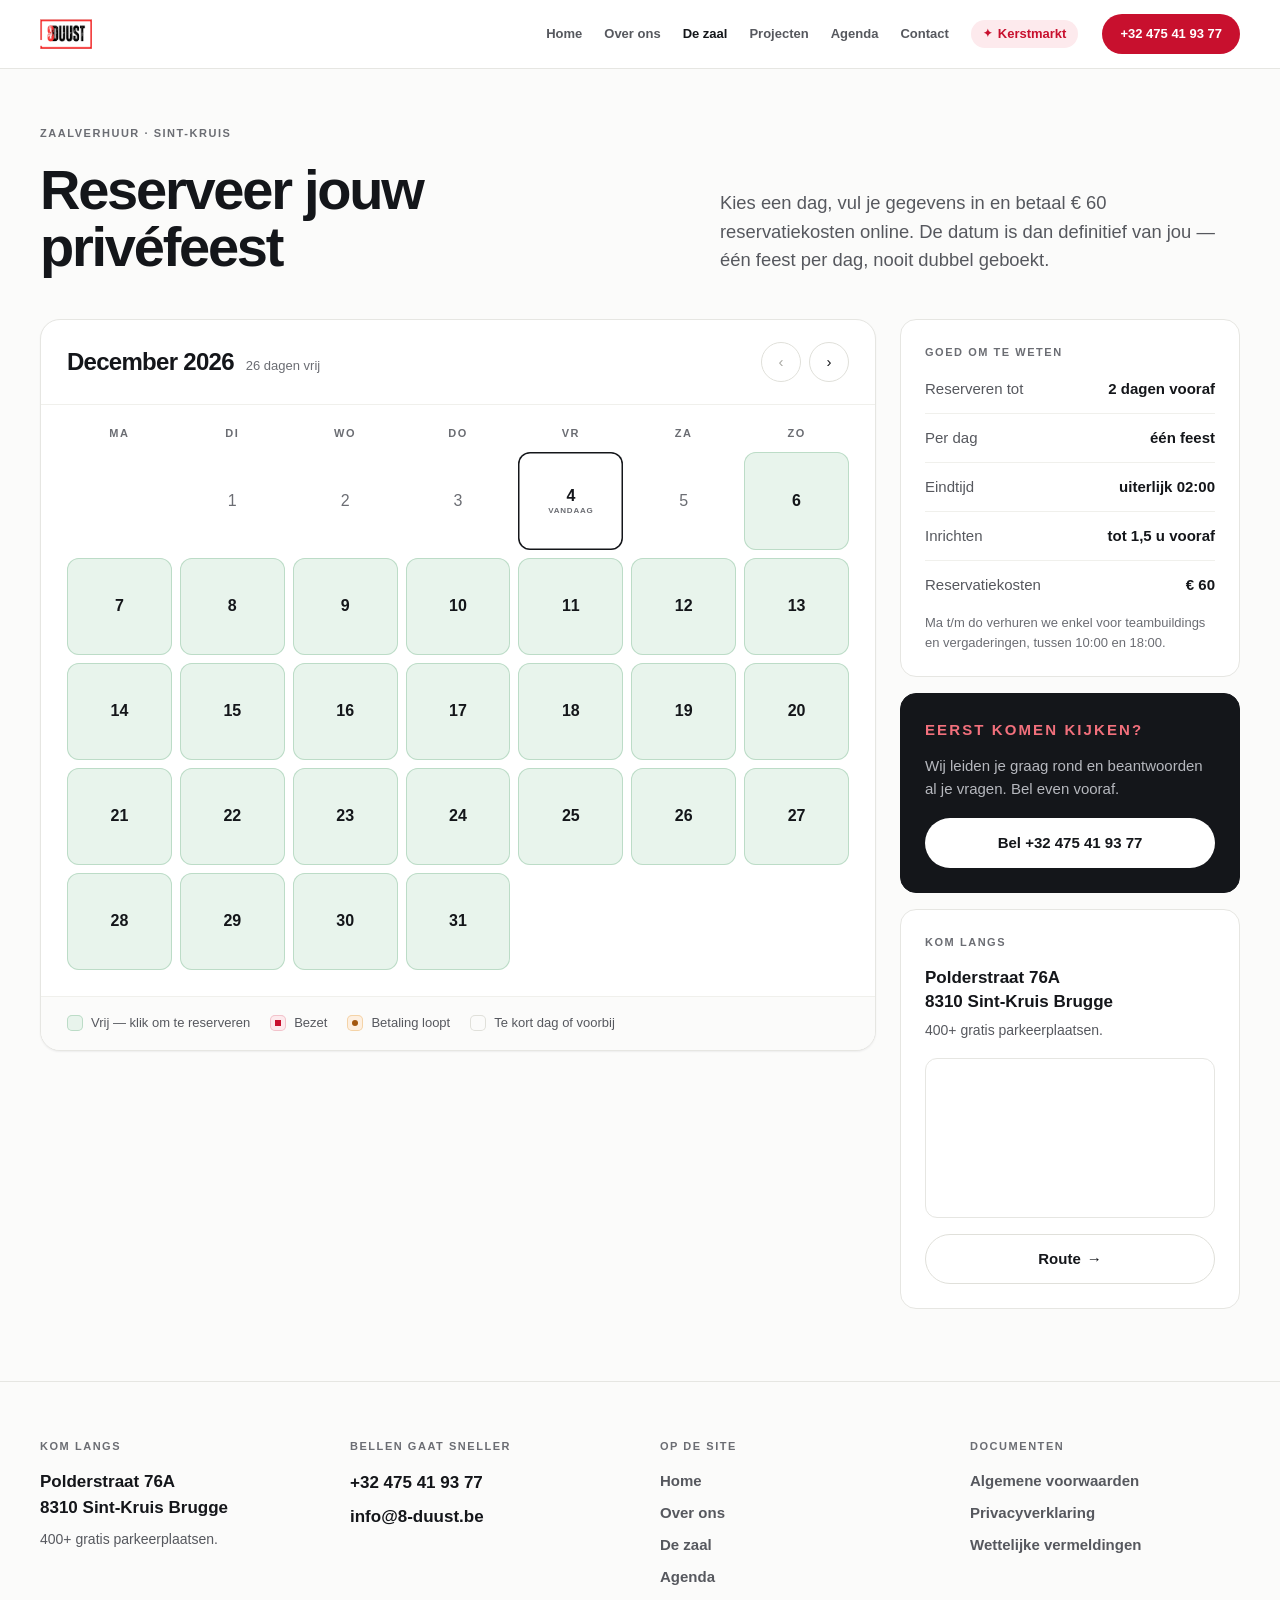
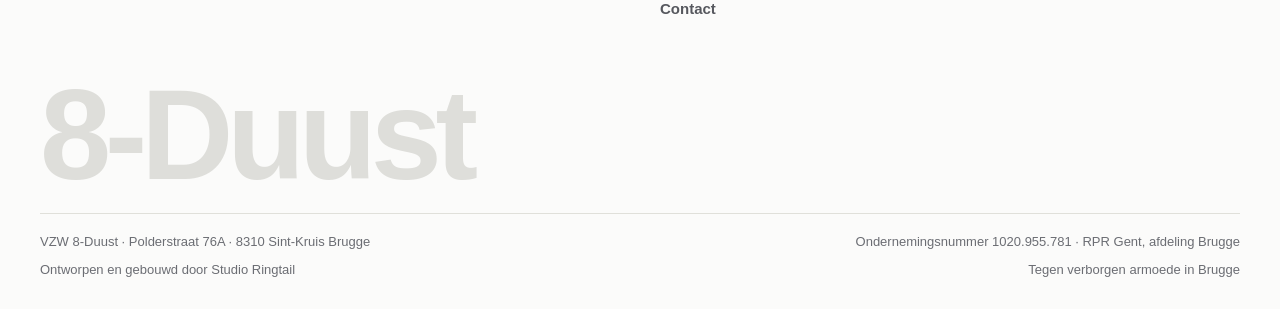
<file: index.html>
<!DOCTYPE html>
<html lang="nl">
<head>
  <meta charset="UTF-8">
  <meta name="viewport" content="width=device-width, initial-scale=1.0">
  <!-- Content-Security-Policy: alleen eigen scripts (plus Cloudflare
       Turnstile), en verbindingen enkel naar ons Supabase-project. De
       Supabase-URL staat hier bewust vast: pas deze regel mee aan als het
       project ooit verhuist (zie ook supabase-config.js). -->
  <meta http-equiv="Content-Security-Policy" content="default-src 'self';
    script-src 'self' https://challenges.cloudflare.com;
    frame-src https://challenges.cloudflare.com https://www.google.com/maps;
    style-src 'self' https://fonts.googleapis.com;
    font-src https://fonts.gstatic.com;
    img-src 'self';
    connect-src 'self' https://mbvvqdvsspersyjzuyqi.supabase.co wss://mbvvqdvsspersyjzuyqi.supabase.co https://challenges.cloudflare.com;
    object-src 'none'; base-uri 'self'; form-action 'self'">
  <title>Reserveer jouw privéfeest – 8-Duust</title>
  <link rel="icon" type="image/webp" href="assets/duust-logo.webp">
  <link rel="preconnect" href="https://fonts.googleapis.com">
  <link rel="preconnect" href="https://fonts.gstatic.com" crossorigin>
  <link href="https://fonts.googleapis.com/css2?family=Schibsted+Grotesk:wght@400;500;600;700;800;900&display=swap" rel="stylesheet">
  <link rel="stylesheet" href="style.css">
</head>
<body>
  <!-- Kop zoals op 8-duust.be -->
  <header class="site-kop">
    <div class="site-kop-inhoud">
      <a class="site-logo" href="https://www.8-duust.be">
        <img src="assets/8duust-logo.webp" alt="8-Duust">
      </a>
      <nav class="site-nav" aria-label="Hoofdnavigatie">
        <a href="https://www.8-duust.be">Home</a>
        <a href="https://www.8-duust.be/over-ons">Over ons</a>
        <a href="https://www.8-duust.be/de-zaal" class="actief">De zaal</a>
        <a href="https://www.8-duust.be/projecten">Projecten</a>
        <a href="https://www.8-duust.be/agenda">Agenda</a>
        <a href="https://www.8-duust.be/contact">Contact</a>
        <a href="https://www.8-duust.be/kerstmarkt-sijsele" class="nav-pil"><span aria-hidden="true">✦</span>Kerstmarkt</a>
      </nav>
      <a class="knop-bel" href="tel:+32475419377">+32 475 41 93 77</a>
    </div>
  </header>

  <div class="pagina">
    <div id="modus-banner" class="banner verborgen"></div>
    <div id="fout-banner" class="banner banner-fout verborgen"></div>

    <div class="titelblok">
      <div>
        <p class="label-klein">Zaalverhuur · Sint-Kruis</p>
        <h1>Reserveer jouw privéfeest</h1>
      </div>
      <p class="intro">
        Kies een dag, vul je gegevens in en betaal € 60 reservatiekosten
        online. De datum is dan definitief van jou — één feest per dag,
        nooit dubbel geboekt.
      </p>
    </div>

    <main class="indeling">
      <section class="kaart kalender-sectie">
        <div class="kalender-kop">
          <div class="kalender-titel">
            <h2 id="maand-titel"></h2>
            <span id="kalender-vrij" class="kalender-vrij"></span>
          </div>
          <div class="kalender-knoppen">
            <button id="vorige-maand" type="button" aria-label="Vorige maand">‹</button>
            <button id="volgende-maand" type="button" aria-label="Volgende maand">›</button>
          </div>
        </div>

        <div class="kalender-body">
          <div class="weekdagen">
            <div>ma</div><div>di</div><div>wo</div><div>do</div><div>vr</div><div>za</div><div>zo</div>
          </div>
          <div id="kalender" class="kalender"></div>
        </div>

        <div class="kalender-voet">
          <div class="legenda">
            <span><span class="legenda-blok beschikbaar" aria-hidden="true"></span>Vrij — klik om te reserveren</span>
            <span><span class="legenda-blok bezet" aria-hidden="true"><span class="dag-marker"></span></span>Bezet</span>
            <span><span class="legenda-blok in-afwachting" aria-hidden="true"><span class="dag-marker"></span></span>Betaling loopt</span>
            <span><span class="legenda-blok niet-beschikbaar" aria-hidden="true"></span>Te kort dag of voorbij</span>
          </div>
          <p id="live-status" class="live-status"></p>
        </div>
      </section>

      <aside class="zijkolom">
        <section class="kaart info-kaart">
          <p class="label-klein">Goed om te weten</p>
          <div class="info-rijen">
            <div class="info-rij"><span>Reserveren tot</span><span>2 dagen vooraf</span></div>
            <div class="info-rij"><span>Per dag</span><span>één feest</span></div>
            <div class="info-rij"><span>Eindtijd</span><span>uiterlijk 02:00</span></div>
            <div class="info-rij"><span>Inrichten</span><span>tot 1,5 u vooraf</span></div>
            <div class="info-rij"><span>Reservatiekosten</span><span>€ 60</span></div>
          </div>
          <p class="info-voet">
            Ma t/m do verhuren we enkel voor teambuildings en vergaderingen,
            tussen 10:00 en 18:00.
          </p>
        </section>

        <section class="kaart kaart-donker bezoek-kaart">
          <p class="label-klein">Eerst komen kijken?</p>
          <p>Wij leiden je graag rond en beantwoorden al je vragen. Bel even vooraf.</p>
          <a class="knop-wit" href="tel:+32475419377">Bel +32 475 41 93 77</a>
        </section>

        <section class="kaart locatie-kaart">
          <p class="label-klein">Kom langs</p>
          <p class="locatie-adres">Polderstraat 76A<br>8310 Sint-Kruis Brugge</p>
          <p class="locatie-parking">400+ gratis parkeerplaatsen.</p>
          <iframe
            class="locatie-kaartje"
            src="https://www.google.com/maps?q=Polderstraat%2076A%2C%208310%20Sint-Kruis%2C%20Brugge&hl=nl&output=embed"
            title="Kaart: Polderstraat 76A, 8310 Sint-Kruis (Brugge)"
            loading="lazy"
            referrerpolicy="no-referrer-when-downgrade"
            allowfullscreen></iframe>
          <a class="knop-rand" target="_blank" rel="noopener"
             href="https://www.google.com/maps/search/?api=1&query=Polderstraat%2076A%2C%208310%20Sint-Kruis%2C%20Brugge">
            Route <span aria-hidden="true">→</span>
          </a>
        </section>
      </aside>
    </main>
  </div>

  <!-- Voet zoals op 8-duust.be -->
  <footer class="site-voet">
    <div class="site-voet-inhoud">
      <div class="voet-kolommen">
        <div>
          <p class="label-klein">Kom langs</p>
          <p class="voet-adres">Polderstraat 76A<br>8310 Sint-Kruis Brugge</p>
          <p class="voet-parking">400+ gratis parkeerplaatsen.</p>
        </div>
        <div>
          <p class="label-klein">Bellen gaat sneller</p>
          <div class="voet-links voet-contact">
            <a href="tel:+32475419377">+32 475 41 93 77</a>
            <a href="mailto:info@8-duust.be">info@8-duust.be</a>
          </div>
        </div>
        <div>
          <p class="label-klein">Op de site</p>
          <div class="voet-links">
            <a href="https://www.8-duust.be">Home</a>
            <a href="https://www.8-duust.be/over-ons">Over ons</a>
            <a href="https://www.8-duust.be/de-zaal">De zaal</a>
            <a href="https://www.8-duust.be/agenda">Agenda</a>
            <a href="https://www.8-duust.be/contact">Contact</a>
          </div>
        </div>
        <div>
          <p class="label-klein">Documenten</p>
          <div class="voet-links">
            <a href="https://www.8-duust.be/algemene-voorwaarden">Algemene voorwaarden</a>
            <a href="https://www.8-duust.be/privacy">Privacyverklaring</a>
            <a href="https://www.8-duust.be/wettelijke-vermeldingen">Wettelijke vermeldingen</a>
          </div>
        </div>
      </div>

      <div class="voet-woord" aria-hidden="true">8-Duust</div>

      <div class="voet-onder">
        <div class="voet-onder-rij">
          <span>VZW 8-Duust · Polderstraat 76A · 8310 Sint-Kruis Brugge</span>
          <span>Ondernemingsnummer 1020.955.781 · RPR Gent, afdeling Brugge</span>
        </div>
        <div class="voet-onder-rij">
          <a href="https://www.studioringtail.com" target="_blank" rel="noreferrer">Ontworpen en gebouwd door Studio Ringtail</a>
          <span>Tegen verborgen armoede in Brugge</span>
        </div>
      </div>
    </div>
  </footer>

  <!-- Reserveren in drie stappen: wanneer → jouw gegevens → extra's en
       betalen. Alle velden zitten in één formulier; app.js toont per stap
       één blok en controleert de velden van die stap vóór het doorgaan. -->
  <dialog id="reserveer-dialoog">
    <form id="reserveer-formulier" method="dialog" novalidate>
      <div class="dialoog-kop">
        <div>
          <p class="label-klein" id="dialoog-sublabel">Stap 1 van 3 · Wanneer</p>
          <h2 class="dialoog-titel" id="dialoog-datum"></h2>
        </div>
        <button type="button" id="sluit-knop" class="dialoog-sluit" aria-label="Sluiten">✕</button>
      </div>

      <div class="stappen-balk" aria-hidden="true">
        <span class="klaar"></span><span></span><span></span>
      </div>

      <!-- Stap 1 · Wanneer -->
      <div class="stap" id="stap-1" data-stap="1">
        <p id="weekdag-info" class="weekdag-info verborgen">
          Op maandag t/m donderdag verhuren we enkel voor teambuildings en
          vergaderingen, tussen 10:00 en 18:00, zonder muziek (vanaf 15 personen).
        </p>

        <div class="veld-rij">
          <div class="veld">
            <label for="start-tijd">Starttijd</label>
            <select id="start-tijd" name="startTijd" required></select>
          </div>
          <div class="veld">
            <label for="eind-tijd">Eindtijd</label>
            <select id="eind-tijd" name="eindTijd" required></select>
            <small id="eind-tijd-hint">Uiterlijk 02:00 &rsquo;s nachts</small>
          </div>
        </div>

        <div class="veld">
          <span class="veld-label" id="opbouw-label">Hoe vroeg wil je inrichten?</span>
          <div class="keuze-pillen pil-rij" role="radiogroup" aria-labelledby="opbouw-label">
            <label class="pil"><input type="radio" name="opbouwMinuten" value="0"> Niet eerder</label>
            <label class="pil"><input type="radio" name="opbouwMinuten" value="30"> 30 min</label>
            <label class="pil"><input type="radio" name="opbouwMinuten" value="60"> 1 uur</label>
            <label class="pil"><input type="radio" name="opbouwMinuten" value="90" checked> 1,5 uur</label>
          </div>
          <small id="opbouw-hint"></small>
        </div>

        <div class="veld-rij">
          <div class="veld">
            <label id="type-feest-label" for="type-feest">Type feest</label>
            <input type="text" id="type-feest" name="typeFeest" required maxlength="100"
                   placeholder="bv. communie" autocomplete="off">
            <select id="type-feest-weekdag" name="typeFeestWeekdag" required hidden disabled>
              <option value="" disabled selected>Kies een optie</option>
              <option value="teambuilding">Teambuilding</option>
              <option value="vergadering">Vergadering</option>
            </select>
          </div>
          <div class="veld">
            <label for="aantal-personen">Aantal personen</label>
            <input type="number" id="aantal-personen" name="aantalPersonen" min="25" max="500" required
                   placeholder="bv. 50">
            <small id="aantal-personen-hint">Vanaf 25 personen</small>
          </div>
        </div>
      </div>

      <!-- Stap 2 · Jouw gegevens -->
      <div class="stap" id="stap-2" data-stap="2" hidden>
        <div class="veld">
          <label for="naam">Naam en voornaam *</label>
          <input type="text" id="naam" name="naam" required maxlength="100"
                 placeholder="bv. Peeters Jan" autocomplete="name">
        </div>

        <div class="veld-rij">
          <div class="veld">
            <label for="telefoon">Telefoonnummer *</label>
            <input type="tel" id="telefoon" name="telefoon" required maxlength="30"
                   placeholder="bv. 0470 12 34 56" autocomplete="tel">
            <small>We zetten de spaties zelf op de juiste plaats.</small>
          </div>
          <div class="veld">
            <label for="email">E-mailadres *</label>
            <input type="email" id="email" name="email" required maxlength="200"
                   placeholder="bv. jan.peeters@gmail.com" autocomplete="email">
            <small>Hierop komt de bevestiging.</small>
          </div>
        </div>

        <div class="veld">
          <label for="opmerkingen">Opmerkingen <span>(optioneel)</span></label>
          <textarea id="opmerkingen" name="opmerkingen" rows="3" maxlength="1000"
                    placeholder="Iets wat we moeten weten?"></textarea>
        </div>

        <p class="veld-uitleg">
          We gebruiken je gegevens enkel om deze reservering te regelen.
          Bezoekers van de site zien nooit wie er geboekt heeft.
        </p>
      </div>

      <!-- Stap 3 · Extra's en betalen -->
      <div class="stap stap-extras" id="stap-3" data-stap="3" hidden>
        <fieldset class="extra-opties">
          <legend class="verborgen">Extra opties</legend>

          <div class="extra-kaart">
            <div class="extra-rij">
              <div>
                <div class="extra-naam">Eigen foodtruck</div>
                <div class="extra-uitleg">Forfait € 25 voor stroom, water, kabels en afval</div>
              </div>
              <div class="keuze-pillen">
                <label class="pil pil-kort"><input type="radio" name="eigenFoodtruck" value="ja"> Ja</label>
                <label class="pil pil-kort"><input type="radio" name="eigenFoodtruck" value="nee" checked> Nee</label>
              </div>
            </div>
          </div>

          <div class="extra-kaart">
            <div class="extra-rij">
              <div>
                <div class="extra-naam">Eigen BBQ</div>
                <div class="extra-uitleg">Breng je zelf een BBQ mee?</div>
              </div>
              <div class="keuze-pillen">
                <label class="pil pil-kort"><input type="radio" name="bbq" value="ja"> Ja</label>
                <label class="pil pil-kort"><input type="radio" name="bbq" value="nee" checked> Nee</label>
              </div>
            </div>
          </div>

          <div class="extra-kaart extra-kaart-kolom" id="muziek-sectie">
            <div class="extra-naam" id="muziek-label">Muziek</div>
            <div class="keuze-pillen pil-rij" role="radiogroup" aria-labelledby="muziek-label">
              <label class="pil"><input type="radio" name="muziek" value="eigenDj"> Eigen DJ</label>
              <label class="pil"><input type="radio" name="muziek" value="spotify"> Eigen Spotify-playlist</label>
              <label class="pil"><input type="radio" name="muziek" value="bar" checked> De bar verzorgt de muziek</label>
            </div>
          </div>
        </fieldset>

        <div class="prijs-info">
          <p class="label-klein">Je betaalt nu</p>
          <div id="prijs-regels"></div>
          <div class="prijs-totaal-rij">
            <span>Totaal</span>
            <strong id="prijs-totaal">€ 60</strong>
          </div>
          <p>
            Bancontact of kaart, via Mollie. De € 60 reservatiekosten worden
            <strong>niet terugbetaald</strong>, behalve als de organisatie zelf
            annuleert. De datum blijft 30 minuten voor jou vast terwijl je betaalt.
          </p>
        </div>

        <label class="akkoord">
          <input type="checkbox" id="akkoord" required>
          <span>
            Ik ga akkoord met het totaalbedrag en begrijp dat de € 60
            reservatiekosten niet worden terugbetaald.
          </span>
        </label>

        <label class="akkoord">
          <input type="checkbox" id="akkoord-voorwaarden" required>
          <span>
            Ik heb de <a href="https://www.8-duust.be/algemene-voorwaarden"
            target="_blank" rel="noopener">algemene voorwaarden</a> gelezen en
            goedgekeurd.
          </span>
        </label>

        <!-- Cloudflare Turnstile (anti-bot); blijft leeg zolang er geen
             turnstileSiteKey in supabase-config.js staat. -->
        <div id="turnstile-houder" class="verborgen"></div>
      </div>

      <div class="stap" id="stap-fout-houder" hidden>
        <p id="formulier-fout" class="formulier-fout"></p>
      </div>

      <!-- Voet: lopend totaal en de knoppen van de huidige stap. -->
      <div class="dialoog-voet" id="dialoog-voet">
        <div id="voet-totaal-blok">
          <p class="label-klein">Nu te betalen</p>
          <div class="voet-bedrag" id="voet-totaal">€ 60</div>
        </div>
        <div class="dialoog-knoppen">
          <button type="button" id="terug-knop" class="knop-rand">Terug</button>
          <button type="button" id="annuleer-knop" class="knop-rand">Annuleren</button>
          <button type="button" id="verder-knop" class="knop-rood">Verder naar je gegevens</button>
          <button type="submit" id="bevestig-knop" class="knop-rood breed verborgen">Reserveren en € 60 betalen</button>
        </div>
      </div>
    </form>
  </dialog>

  <!-- Statusdialoog na terugkeer van de Mollie-betaalpagina. Opent meteen
       met "we controleren je betaling" en slaat daarna om naar het resultaat
       (gelukt / nog in verwerking / niet afgerond). Inhoud wordt per status
       gezet in app.js (toonBetalingsDialoog). -->
  <dialog id="betaling-dialoog" class="betaling-dialoog">
    <div class="betaling-body">
      <p class="label-klein" id="betaling-sublabel"></p>
      <h2 class="betaling-titel" id="betaling-titel"></h2>
      <p class="betaling-tekst" id="betaling-tekst"></p>
      <div id="betaling-wacht" class="betaling-wacht verborgen">
        <span class="betaling-spinner" aria-hidden="true"></span>
        <span>Even geduld, dit duurt meestal maar een paar seconden.</span>
      </div>
      <div id="betaling-details" class="betaling-details"></div>
    </div>
    <div class="betaling-knoppen" id="betaling-knoppen">
      <button type="button" id="betaling-ok-knop" class="knop-rood">Terug naar de kalender</button>
      <a id="betaling-bel-knop" class="knop-rand verborgen" href="tel:+32475419377">Bel ons</a>
    </div>
  </dialog>

  <div id="toast" class="toast toast-verborgen"></div>

  <!-- Zelf-gehoste kopie van @supabase/supabase-js (vaste versie) in plaats
       van een externe CDN: zo kan een gecompromitteerde CDN nooit code op
       deze pagina uitvoeren. Nieuwe versie? Zie README ("Bibliotheek bijwerken"). -->
  <script src="assets/supabase-js-2.110.3.min.js"></script>
  <script type="module" src="app.js"></script>
</body>
</html>
</file>
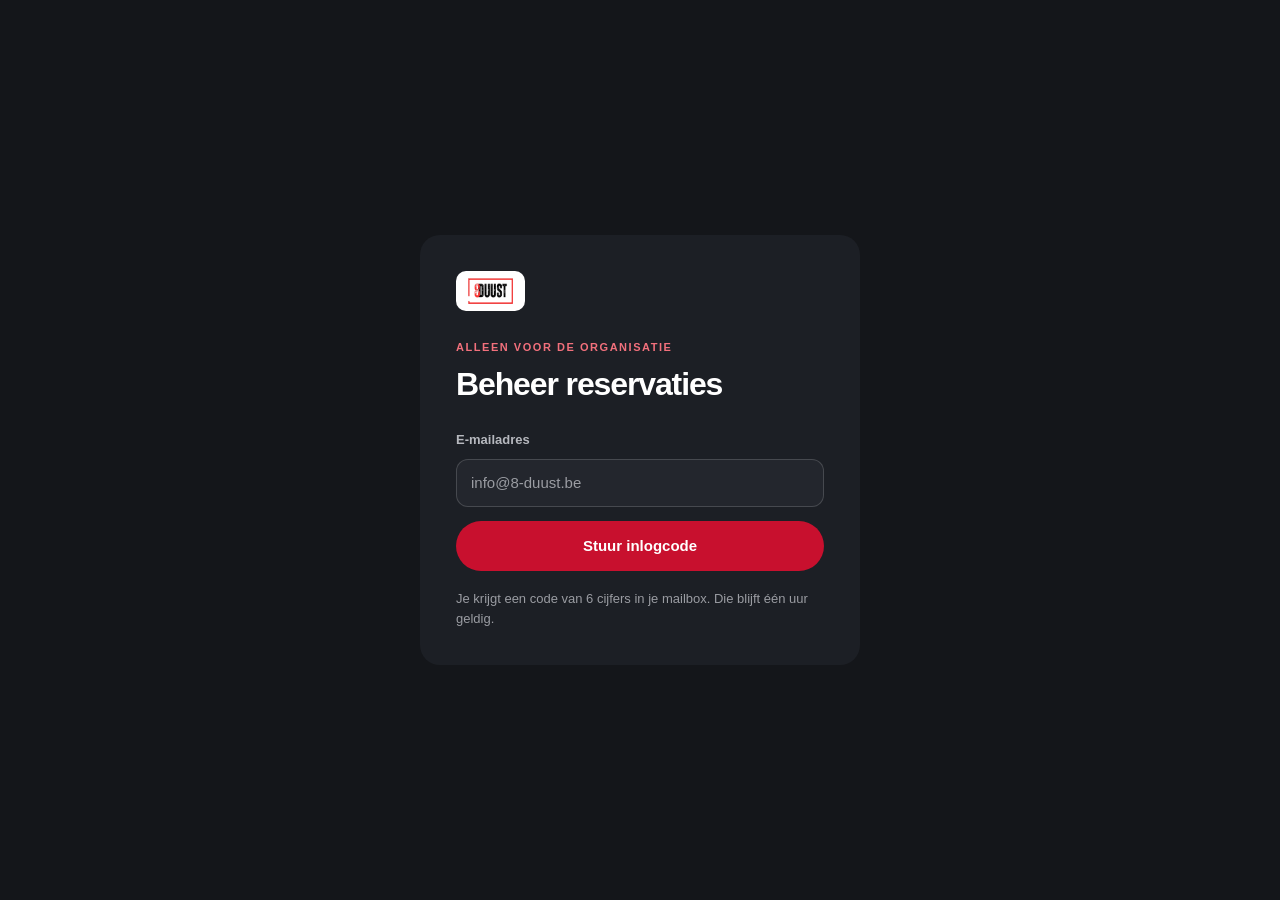
<file: beheer.html>
<!DOCTYPE html>
<html lang="nl">
<head>
  <meta charset="UTF-8">
  <meta name="viewport" content="width=device-width, initial-scale=1.0">
  <meta name="robots" content="noindex">
  <!-- Content-Security-Policy: alleen eigen scripts, en verbindingen enkel
       naar ons Supabase-project. De Supabase-URL staat hier bewust vast: pas
       deze regel mee aan als het project ooit verhuist. -->
  <meta http-equiv="Content-Security-Policy" content="default-src 'self';
    script-src 'self';
    style-src 'self' https://fonts.googleapis.com;
    font-src https://fonts.gstatic.com;
    img-src 'self';
    connect-src 'self' https://mbvvqdvsspersyjzuyqi.supabase.co wss://mbvvqdvsspersyjzuyqi.supabase.co;
    object-src 'none'; base-uri 'self'; form-action 'self'">
  <title>Beheer – 8-Duust reservaties</title>
  <link rel="icon" type="image/webp" href="assets/duust-logo.webp">
  <link rel="preconnect" href="https://fonts.googleapis.com">
  <link rel="preconnect" href="https://fonts.gstatic.com" crossorigin>
  <link href="https://fonts.googleapis.com/css2?family=Schibsted+Grotesk:wght@400;500;600;700;800;900&display=swap" rel="stylesheet">
  <link rel="stylesheet" href="style.css">
</head>
<body>
  <!-- Inloggen met een code per e-mail, in de donkere schil van het
       loginpaneel van 8-duust.be. -->
  <section id="login-sectie" class="login-scherm">
    <div class="login-kaart">
      <img src="assets/8duust-logo.webp" alt="8-Duust">
      <p class="label-klein">Alleen voor de organisatie</p>
      <h1>Beheer reservaties</h1>
      <div id="fout-banner-login" class="banner banner-fout verborgen"></div>

      <!-- Google-inloggen is niet aangesloten: beheer.js toont deze knop en de
           scheiding eronder alleen als googleInloggen in supabase-config.js
           aanstaat. Het Google-logo staat als inline SVG in de pagina: de CSP
           laat geen afbeeldingen van externe domeinen toe. -->
      <button type="button" id="google-knop" class="knop-google verborgen">
        <svg width="18" height="18" viewBox="0 0 18 18" aria-hidden="true" focusable="false">
          <path fill="#4285F4" d="M17.64 9.2c0-.64-.06-1.25-.16-1.84H9v3.48h4.84a4.14 4.14 0 0 1-1.8 2.72v2.26h2.92c1.7-1.57 2.68-3.88 2.68-6.62z"/>
          <path fill="#34A853" d="M9 18c2.43 0 4.47-.8 5.96-2.18l-2.92-2.26c-.8.54-1.84.86-3.04.86-2.34 0-4.32-1.58-5.03-3.7H.96v2.33A9 9 0 0 0 9 18z"/>
          <path fill="#FBBC05" d="M3.97 10.72a5.4 5.4 0 0 1 0-3.44V4.95H.96a9 9 0 0 0 0 8.1l3.01-2.33z"/>
          <path fill="#EA4335" d="M9 3.58c1.32 0 2.5.46 3.44 1.35l2.58-2.58C13.46.9 11.43 0 9 0A9 9 0 0 0 .96 4.95l3.01 2.33C4.68 5.16 6.66 3.58 9 3.58z"/>
        </svg>
        Verder met Google
      </button>

      <div id="login-scheiding" class="login-scheiding verborgen"><span>of met e-mail</span></div>

      <!-- Stap 1: e-mailadres → code aanvragen. -->
      <form id="login-formulier" class="login-formulier">
        <label for="login-email">E-mailadres</label>
        <input type="email" id="login-email" required maxlength="200" autocomplete="email"
               placeholder="info@8-duust.be">
        <button type="submit" id="login-knop" class="knop-rood">Stuur inlogcode</button>
        <p class="login-hint">Je krijgt een code van 6 cijfers in je mailbox. Die blijft één uur geldig.</p>
      </form>

      <!-- Stap 2: de code van 6 cijfers uit de mail. Werkt ook als de mail op
           een ander toestel binnenkomt dan waarop je wil inloggen. -->
      <form id="code-formulier" class="login-formulier verborgen">
        <label for="login-code">Inlogcode</label>
        <!-- Bewust géén maxlength: die knipte een geplakte regel ("Inlogcode
             482913") af tot zes tekens vóórdat het script de cijfers eruit kon
             halen, waardoor er niets overbleef. Het script bewaakt de lengte. -->
        <input type="text" id="login-code" required inputmode="numeric"
               pattern="[0-9]{6}" autocomplete="one-time-code" class="code-invoer">
        <button type="submit" id="code-knop" class="knop-rood">Inloggen</button>
        <button type="button" id="ander-adres-knop" class="knop-tekst">Ander e-mailadres</button>
      </form>

      <p id="login-status" class="verborgen"></p>
    </div>
  </section>

  <!-- Portaal: pas zichtbaar na inloggen. -->
  <section id="portaal-sectie" class="verborgen">
    <header class="site-kop">
      <div class="site-kop-inhoud">
        <div class="beheer-kop-links">
          <img src="assets/8duust-logo.webp" alt="8-Duust">
          <span class="beheer-kop-streep" aria-hidden="true"></span>
          <span class="label-klein">Beheer reservaties</span>
        </div>
        <div class="beheer-balk">
          <span id="ingelogd-als"></span>
          <button type="button" id="uitlog-knop">Uitloggen</button>
        </div>
      </div>
    </header>

    <div class="pagina pagina-beheer">
      <div id="fout-banner" class="banner banner-fout verborgen"></div>

      <div id="portaal-inhoud">
        <div class="statistieken">
          <div class="kaart stat">
            <p class="label-klein" id="stat-feesten-label">Feesten deze maand</p>
            <div class="stat-waarde" id="stat-feesten">–</div>
          </div>
          <div class="kaart stat">
            <p class="label-klein" id="stat-ontvangen-label">Ontvangen deze maand</p>
            <div class="stat-waarde" id="stat-ontvangen">–</div>
          </div>
          <div class="kaart kaart-donker stat">
            <p class="label-klein" id="stat-volgend-label">Volgend feest</p>
            <div class="stat-volgend" id="stat-volgend">–</div>
          </div>
        </div>

        <div class="beheer-indeling">
          <section class="kaart beheer-kalender">
            <div class="kalender-kop">
              <h2 id="maand-titel"></h2>
              <div class="kalender-knoppen">
                <button id="vorige-maand" type="button" aria-label="Vorige maand">‹</button>
                <button id="volgende-maand" type="button" aria-label="Volgende maand">›</button>
              </div>
            </div>
            <div class="kalender-body">
              <div class="weekdagen">
                <div>ma</div><div>di</div><div>wo</div><div>do</div><div>vr</div><div>za</div><div>zo</div>
              </div>
              <div id="kalender" class="kalender"></div>
              <div class="beheer-legenda">
                <span><span class="legenda-blok geboekt" aria-hidden="true"></span>Geboekt — klik voor details</span>
                <span><span class="legenda-blok geselecteerd" aria-hidden="true"></span>Geselecteerd</span>
              </div>
            </div>
          </section>

          <section id="detail-paneel" class="kaart detail-paneel verborgen" aria-live="polite">
            <div class="detail-kop">
              <div>
                <p id="detail-subtitel" class="label-klein"></p>
                <h2 id="detail-titel"></h2>
              </div>
              <span class="pil-status">Betaald</span>
            </div>
            <div id="detail-lijst" class="detail-lijst"></div>
            <div id="detail-prijs" class="prijs-blok"></div>
            <div class="detail-acties">
              <a id="detail-bellen" class="actie-bellen" href="#">Bellen</a>
              <a id="detail-mailen" class="actie-mailen" href="#">E-mailen</a>
            </div>
            <div id="detail-voet" class="detail-voet"></div>
          </section>
        </div>

        <section class="kaart komende-sectie">
          <div class="komende-kop">
            <h2>Komende reservaties</h2>
            <select id="komende-filter" aria-label="Filter op maand"></select>
          </div>
          <div id="komende-lijst" class="komende-lijst"></div>
          <p id="komende-leeg" class="verborgen">Er zijn geen komende reservaties.</p>
        </section>
      </div>
    </div>
  </section>

  <!-- Zelf-gehoste kopie van @supabase/supabase-js (vaste versie) in plaats
       van een externe CDN: zo kan een gecompromitteerde CDN nooit code op
       deze pagina uitvoeren. Nieuwe versie? Zie README ("Bibliotheek bijwerken"). -->
  <script src="assets/supabase-js-2.110.3.min.js"></script>
  <script type="module" src="beheer.js"></script>
</body>
</html>
</file>
<file: style.css>
/* Huisstijl 8-Duust. Kleuren, maten en teksten komen uit het handoff-bestand
   van Claude Design (Reservatiesite - 8-Duust.dc.html), dat op zijn beurt de
   tokens van 8-duust.be overneemt: Schibsted Grotesk, merkrood #c8102e en
   een bijna-zwarte inkt. Alleen vrije dagen dragen kleur; bezet en "betaling
   loopt" zijn lichte wassingen met een vormmarkering, zodat de staten ook
   zonder kleurzicht uit elkaar te houden zijn. */

:root {
  --bg: #fbfbfa;
  --kaart: #fff;
  --inkt: #14161a;
  --inkt-zacht: #56585e;
  --grijs: #6b6d73;
  --grijs-licht: #9a9ca2;
  --grijs-blok: #a8a8a2;
  --rand: #e6e6e2;
  --rand-zacht: #f0f0ec;
  --rand-knop: #e0e0da;
  --zacht: #f7f7f4;
  --zacht-diep: #f1f1ed;
  --rood: #c8102e;
  --rood-licht: #f2707c;
  --rood-was: #fdeaed;
  --rood-rand: #f2c3cb;
  --groen: #1c6b3f;
  --groen-was: #e8f4ec;
  --groen-rand: #bcdcc7;
  --amber: #a3560c;
  --amber-was: #fdefe0;
  --amber-rand: #f4d3a7;
  --donker: #14161a;
  --donker-kaart: #1c1f25;
  --donker-veld: #23262d;
  --donker-tekst: #b6b8be;
  --donker-rand: rgba(255, 255, 255, 0.16);
  --footer-woord: #dededa;

  /* Tekstgroottes: één vaste schaal voor de hele site. */
  --tekst-label: 0.688rem;
  --tekst-mini: 0.75rem;
  --tekst-klein: 0.8125rem;
  --tekst-basis: 0.875rem;
  --tekst-veld: 0.9375rem;
  --tekst-groot: 1.0625rem;
  --tekst-intro: 1.15rem;
  --tekst-titel: 1.25rem;
  --tekst-maand: 1.5rem;
  --tekst-dialoog: 1.75rem;
  --tekst-cijfer: 2.75rem;
  --tekst-kop: 3.5rem;

  /* Hoekradius. */
  --radius-klein: 10px;
  --radius: 12px;
  --radius-groot: 16px;
  --radius-kaart: 20px;
  --radius-dialoog: 24px;
  --pil: 999px;

  /* Micro-animaties: één gedeelde beweegtaal voor de hele site. */
  --vloeiend: cubic-bezier(0.32, 0.72, 0, 1);
  --duur-kort: 150ms;
  --duur-normaal: 250ms;
  --duur-lang: 320ms;

  --schaduw-kaart: 0 1px 2px rgba(20, 22, 26, 0.06);
  --schaduw-dialoog: 0 30px 80px -20px rgba(20, 22, 26, 0.5);
  --focus-ring: 0 0 0 3px rgba(200, 16, 46, 0.18);
}

* { box-sizing: border-box; }

body {
  font-family: 'Schibsted Grotesk', 'Helvetica Neue', Helvetica, Arial, sans-serif;
  margin: 0;
  color: var(--inkt);
  background: var(--bg);
  font-size: 16px;
  line-height: 1.6;
  -webkit-font-smoothing: antialiased;
}

.verborgen { display: none !important; }

a { color: var(--inkt); text-decoration: none; }
a:hover { color: var(--rood); }

button { font-family: inherit; }

/* Kleine kopjes in kapitalen: overal hetzelfde "label"-patroon. */
.label-klein {
  font-size: var(--tekst-label);
  font-weight: 700;
  letter-spacing: 0.14em;
  text-transform: uppercase;
  color: var(--grijs);
  margin: 0;
}

/* ---------- Kop van 8-duust.be ---------- */

.site-kop {
  border-bottom: 1px solid var(--rand);
  background: var(--kaart);
}
.site-kop-inhoud {
  max-width: 1280px;
  margin: 0 auto;
  padding: 0 40px;
  display: flex;
  min-height: 68px;
  align-items: center;
  gap: 24px;
}
.site-logo {
  margin-right: auto;
  display: flex;
  align-items: center;
}
.site-logo img {
  display: block;
  height: 30px;
  width: auto;
}
.site-nav {
  display: flex;
  align-items: center;
  gap: 22px;
}
.site-nav a {
  font-size: var(--tekst-klein);
  font-weight: 600;
  color: var(--inkt-zacht);
}
.site-nav a:hover, .site-nav a.actief { color: var(--inkt); }
.site-nav .nav-pil {
  display: inline-flex;
  height: 28px;
  align-items: center;
  gap: 6px;
  border-radius: var(--pil);
  padding: 0 12px;
  font-weight: 700;
  background: var(--rood-was);
  color: var(--rood);
}
.site-nav .nav-pil:hover { color: var(--rood); background: #fbd9df; }
.site-nav .nav-pil span { font-size: 11px; }

.knop-bel {
  display: inline-flex;
  align-items: center;
  justify-content: center;
  min-height: 40px;
  padding: 0 18px;
  border-radius: var(--pil);
  background: var(--rood);
  color: #fff;
  font-size: var(--tekst-klein);
  font-weight: 700;
  white-space: nowrap;
}
.knop-bel:hover { background: #a80d26; color: #fff; }

/* ---------- Pagina-indeling ---------- */

.pagina {
  max-width: 1280px;
  margin: 0 auto;
  padding: 56px 40px 0;
}

.titelblok {
  display: grid;
  grid-template-columns: minmax(0, 1fr) minmax(0, 32.5rem);
  gap: 56px;
  align-items: end;
}
.titelblok .label-klein { margin-bottom: 18px; }
.titelblok h1 {
  font-size: var(--tekst-kop);
  font-weight: 900;
  letter-spacing: -0.04em;
  line-height: 1.02;
  margin: 0;
  text-wrap: pretty;
}
.intro {
  margin: 0;
  font-size: var(--tekst-intro);
  line-height: 1.55;
  color: var(--inkt-zacht);
  text-wrap: pretty;
}

.indeling {
  display: grid;
  grid-template-columns: minmax(0, 1fr) 340px;
  gap: 24px;
  align-items: start;
  margin-top: 44px;
}
.zijkolom {
  display: flex;
  flex-direction: column;
  gap: 16px;
}

/* ---------- Kaarten ---------- */

.kaart {
  background: var(--kaart);
  border: 1px solid var(--rand);
  border-radius: var(--radius-groot);
  padding: 24px;
}
.kaart-donker {
  background: var(--donker);
  color: #fff;
  border-color: var(--donker);
}
.kaart-donker .label-klein { color: var(--rood-licht); }
.kaart-donker p { color: var(--donker-tekst); }

.info-kaart .label-klein { margin-bottom: 16px; }
.info-rijen {
  display: flex;
  flex-direction: column;
  gap: 12px;
}
.info-rij {
  display: flex;
  justify-content: space-between;
  gap: 16px;
  font-size: var(--tekst-veld);
  padding-bottom: 12px;
  border-bottom: 1px solid var(--rand-zacht);
}
.info-rij:last-child { padding-bottom: 0; border-bottom: none; }
.info-rij span:first-child { color: var(--inkt-zacht); }
.info-rij span:last-child { font-weight: 700; text-align: right; }
.info-kaart .info-voet {
  margin: 16px 0 0;
  font-size: var(--tekst-klein);
  line-height: 1.5;
  color: var(--grijs);
}

.bezoek-kaart .label-klein { margin-bottom: 12px; }
.bezoek-kaart p {
  margin: 0 0 18px;
  font-size: var(--tekst-veld);
  line-height: 1.55;
}

.knop-wit, .knop-rand, .knop-rood, .knop-donker {
  display: flex;
  align-items: center;
  justify-content: center;
  gap: 6px;
  width: 100%;
  min-height: 50px;
  padding: 0 24px;
  border-radius: var(--pil);
  border: none;
  font: inherit;
  font-size: var(--tekst-veld);
  font-weight: 700;
  cursor: pointer;
  text-decoration: none;
}
.knop-wit { background: #fff; color: var(--inkt); }
.knop-wit:hover { background: var(--zacht-diep); color: var(--inkt); }
.knop-rand { background: #fff; color: var(--inkt); border: 1px solid var(--rand-knop); }
.knop-rand:hover { border-color: var(--inkt); color: var(--inkt); }
.knop-rood { background: var(--rood); color: #fff; }
.knop-rood:hover { background: #a80d26; color: #fff; }
.knop-donker { background: var(--donker); color: #fff; }
.knop-donker:hover { background: #000; color: #fff; }
.knop-wit:disabled, .knop-rand:disabled, .knop-rood:disabled, .knop-donker:disabled {
  opacity: 0.6;
  cursor: default;
}

.locatie-kaart .label-klein { margin-bottom: 14px; }
.locatie-adres {
  margin: 0 0 6px;
  font-size: var(--tekst-groot);
  font-weight: 700;
  line-height: 1.4;
}
.locatie-parking {
  margin: 0 0 16px;
  font-size: var(--tekst-basis);
  color: var(--inkt-zacht);
}
.locatie-kaartje {
  display: block;
  width: 100%;
  height: 160px;
  border: 1px solid var(--rand);
  border-radius: var(--radius);
  margin-bottom: 16px;
}

/* ---------- Banners en toast ---------- */

.banner {
  padding: 12px 16px;
  border-radius: var(--radius);
  background: var(--amber-was);
  border: 1px solid var(--amber-rand);
  margin-bottom: 20px;
  font-size: var(--tekst-basis);
  animation: verschijn var(--duur-normaal) var(--vloeiend);
}
.banner-fout { background: var(--rood-was); border-color: var(--rood-rand); }

/* Zachte entree voor meldingen die tevoorschijn komen (banners, fouten). */
@keyframes verschijn {
  from { opacity: 0; transform: translateY(-4px); }
}

.toast {
  position: fixed;
  bottom: 20px;
  left: 50%;
  transform: translateX(-50%);
  background: var(--inkt);
  color: #fff;
  padding: 12px 20px;
  border-radius: var(--pil);
  box-shadow: 0 6px 20px rgba(0, 0, 0, 0.3);
  max-width: 90vw;
  font-size: var(--tekst-basis);
  font-weight: 600;
  z-index: 20;
  transition: opacity var(--duur-lang) var(--vloeiend),
              transform var(--duur-lang) var(--vloeiend),
              visibility var(--duur-lang);
}
/* Eigen verborgen-klasse (geen display:none) zodat de toast omhoog kan
   glijden bij tonen en omlaag kan vervagen bij verdwijnen. */
.toast.toast-verborgen {
  opacity: 0;
  transform: translateX(-50%) translateY(12px);
  visibility: hidden;
  pointer-events: none;
}

/* ---------- Kalender ---------- */

.kalender-sectie {
  padding: 0;
  border-radius: var(--radius-kaart);
  box-shadow: var(--schaduw-kaart);
  overflow: hidden;
}
.kalender-kop {
  display: flex;
  align-items: center;
  justify-content: space-between;
  gap: 16px;
  padding: 22px 26px;
  border-bottom: 1px solid var(--rand-zacht);
}
.kalender-titel {
  display: flex;
  align-items: baseline;
  gap: 12px;
  flex-wrap: wrap;
}
.kalender-kop h2 {
  margin: 0;
  font-size: var(--tekst-maand);
  font-weight: 900;
  letter-spacing: -0.03em;
  text-transform: capitalize;
}
.kalender-vrij {
  font-size: var(--tekst-klein);
  color: var(--grijs);
}
.kalender-knoppen { display: flex; gap: 8px; }
.kalender-kop button {
  width: 40px;
  height: 40px;
  border-radius: var(--pil);
  border: 1px solid var(--rand-knop);
  background: var(--kaart);
  font-size: 15px;
  color: var(--inkt);
  cursor: pointer;
  flex: none;
}
.kalender-kop button:hover { border-color: var(--inkt); }
.kalender-kop button:disabled { color: var(--grijs-blok); cursor: default; border-color: var(--rand-knop); }

.kalender-body { padding: 20px 26px 26px; }

.weekdagen, .kalender {
  display: grid;
  grid-template-columns: repeat(7, 1fr);
  gap: 8px;
}
.weekdagen { margin-bottom: 10px; }
.weekdagen div {
  text-align: center;
  font-size: var(--tekst-label);
  font-weight: 700;
  letter-spacing: 0.14em;
  text-transform: uppercase;
  color: var(--grijs);
}

.dag {
  aspect-ratio: 1.08;
  display: flex;
  flex-direction: column;
  align-items: center;
  justify-content: center;
  gap: 4px;
  border-radius: var(--radius);
  font-size: 1rem;
  font-weight: 400;
  color: var(--grijs);
  line-height: 1;
}
.dag.leeg { visibility: hidden; }

/* Vrij: de enige staat met écht kleur. */
.dag.beschikbaar {
  background: var(--groen-was);
  box-shadow: inset 0 0 0 1px var(--groen-rand);
  font-weight: 700;
  color: var(--inkt);
  cursor: pointer;
  transition: background-color var(--duur-kort) var(--vloeiend),
              color var(--duur-kort) var(--vloeiend),
              transform var(--duur-kort) var(--vloeiend);
}
.dag.beschikbaar:hover, .dag.beschikbaar:focus-visible, .dag.beschikbaar.geselecteerd {
  background: var(--groen);
  color: #fff;
  box-shadow: none;
}
.dag.beschikbaar:focus-visible {
  outline: 2px solid var(--inkt);
  outline-offset: 2px;
}
.dag.beschikbaar:hover { transform: scale(1.04); }
.dag.beschikbaar:active { transform: scale(0.96); }

/* Bezet: rode wassing met een vierkantje. */
.dag.bezet {
  background: var(--rood-was);
  box-shadow: inset 0 0 0 1px var(--rood-rand);
  font-weight: 500;
  color: var(--inkt);
  cursor: not-allowed;
}
/* Betaling loopt: amberkleurige wassing met een rondje. */
.dag.in-afwachting {
  background: var(--amber-was);
  box-shadow: inset 0 0 0 1px var(--amber-rand);
  font-weight: 500;
  color: var(--inkt);
  cursor: not-allowed;
}
.dag-marker {
  width: 7px;
  height: 7px;
  display: block;
  flex: none;
}
.dag.bezet .dag-marker { background: var(--rood); }
.dag.in-afwachting .dag-marker { background: var(--amber); border-radius: var(--pil); }

/* Vandaag: dunne donkere ring en een klein woordje. */
.dag.vandaag {
  box-shadow: inset 0 0 0 1.5px var(--inkt);
  font-weight: 700;
  color: var(--inkt);
  gap: 3px;
}
.dag.vandaag.bezet { box-shadow: inset 0 0 0 1.5px var(--inkt), inset 0 0 0 3px var(--rood-was); }
.dag.vandaag.in-afwachting { box-shadow: inset 0 0 0 1.5px var(--inkt), inset 0 0 0 3px var(--amber-was); }
.dag-vandaag-label {
  font-size: 0.5rem;
  font-weight: 700;
  letter-spacing: 0.1em;
  text-transform: uppercase;
  color: var(--grijs);
}

/* Bij het bladeren tussen maanden schuift de nieuwe maand zachtjes binnen
   in de bladerrichting (klassen worden gezet in app.js). */
.kalender.wissel-vooruit { animation: wissel-vooruit var(--duur-normaal) var(--vloeiend); }
.kalender.wissel-terug { animation: wissel-terug var(--duur-normaal) var(--vloeiend); }
@keyframes wissel-vooruit {
  from { opacity: 0; transform: translateX(18px); }
}
@keyframes wissel-terug {
  from { opacity: 0; transform: translateX(-18px); }
}

.kalender-voet {
  display: flex;
  align-items: center;
  justify-content: space-between;
  gap: 24px;
  flex-wrap: wrap;
  padding: 16px 26px;
  border-top: 1px solid var(--rand-zacht);
  background: var(--bg);
}
.legenda {
  display: flex;
  gap: 20px;
  flex-wrap: wrap;
  font-size: var(--tekst-klein);
  color: var(--inkt-zacht);
}
.legenda > span {
  display: flex;
  align-items: center;
  gap: 8px;
}
.legenda-blok {
  width: 16px;
  height: 16px;
  border-radius: 5px;
  display: flex;
  align-items: center;
  justify-content: center;
  flex: none;
}
.legenda-blok.beschikbaar { background: var(--groen-was); box-shadow: inset 0 0 0 1px var(--groen-rand); }
.legenda-blok.bezet { background: var(--rood-was); box-shadow: inset 0 0 0 1px var(--rood-rand); }
.legenda-blok.in-afwachting { background: var(--amber-was); box-shadow: inset 0 0 0 1px var(--amber-rand); }
.legenda-blok.niet-beschikbaar { background: var(--bg); box-shadow: inset 0 0 0 1px var(--rand-knop); }
.legenda-blok .dag-marker { width: 6px; height: 6px; }
.legenda-blok.bezet .dag-marker { background: var(--rood); }
.legenda-blok.in-afwachting .dag-marker { background: var(--amber); border-radius: var(--pil); }

.live-status {
  margin: 0;
  font-size: var(--tekst-mini);
  color: var(--grijs);
}

/* ---------- Voet van 8-duust.be ---------- */

.site-voet {
  margin-top: 72px;
  border-top: 1px solid var(--rand);
  background: var(--bg);
  padding: 56px 0 28px;
}
.site-voet-inhoud {
  max-width: 1280px;
  margin: 0 auto;
  padding: 0 40px;
}
.voet-kolommen {
  display: grid;
  grid-template-columns: repeat(4, minmax(0, 1fr));
  gap: 40px;
}
.voet-kolommen p { margin: 0; }
.voet-adres {
  margin-top: 14px !important;
  font-size: var(--tekst-groot);
  line-height: 1.5;
  font-weight: 600;
}
.voet-parking {
  margin-top: 8px !important;
  font-size: var(--tekst-basis);
  color: var(--inkt-zacht);
}
.voet-links {
  margin-top: 14px;
  display: flex;
  flex-direction: column;
  align-items: flex-start;
  gap: 8px;
  font-size: var(--tekst-veld);
  font-weight: 600;
}
.voet-links a { color: var(--inkt-zacht); }
.voet-links a:hover { color: var(--rood); }
.voet-links.voet-contact {
  gap: 6px;
  font-size: var(--tekst-groot);
}
.voet-links.voet-contact a { color: var(--inkt); }
.voet-links.voet-contact a:hover { color: var(--rood); }
.voet-woord {
  margin-top: 56px;
  font-size: 8rem;
  line-height: 0.9;
  font-weight: 900;
  letter-spacing: -0.05em;
  color: var(--footer-woord);
  user-select: none;
  overflow: hidden;
}
.voet-onder {
  margin-top: 20px;
  border-top: 1px solid var(--rand-knop);
  padding-top: 18px;
  font-size: var(--tekst-klein);
  color: var(--grijs);
}
.voet-onder-rij {
  display: flex;
  flex-wrap: wrap;
  align-items: center;
  justify-content: space-between;
  gap: 8px 24px;
}
.voet-onder-rij + .voet-onder-rij { margin-top: 8px; }
.voet-onder a { color: var(--grijs); }
.voet-onder a:hover { color: var(--rood); }

/* ---------- Dialogen ---------- */

dialog {
  border: none;
  border-radius: var(--radius-dialoog);
  box-shadow: var(--schaduw-dialoog);
  padding: 0;
  width: min(94vw, 760px);
  max-height: 92vh;
  overflow-y: auto;
  color: var(--inkt);
  background: var(--kaart);
  /* Open/dicht met een zachte schaal- en vervaagbeweging. In browsers zonder
     @starting-style/allow-discrete verschijnt de dialoog gewoon direct. */
  opacity: 1;
  transform: translateY(0) scale(1);
  transition: opacity var(--duur-lang) var(--vloeiend),
              transform var(--duur-lang) var(--vloeiend),
              display var(--duur-lang) allow-discrete,
              overlay var(--duur-lang) allow-discrete;
}
dialog:not([open]) {
  opacity: 0;
  transform: translateY(12px) scale(0.97);
}
@starting-style {
  dialog[open] {
    opacity: 0;
    transform: translateY(12px) scale(0.97);
  }
}
dialog::backdrop {
  background: rgba(20, 22, 26, 0.55);
  opacity: 1;
  transition: opacity var(--duur-lang) var(--vloeiend),
              display var(--duur-lang) allow-discrete,
              overlay var(--duur-lang) allow-discrete;
}
dialog:not([open])::backdrop { opacity: 0; }
@starting-style {
  dialog[open]::backdrop { opacity: 0; }
}

/* Geen scrollende pagina achter een open dialoog. */
body:has(dialog[open]) { overflow: hidden; }

.dialoog-kop {
  display: flex;
  align-items: flex-start;
  justify-content: space-between;
  gap: 24px;
  padding: 26px 30px 22px;
  border-bottom: 1px solid var(--rand-zacht);
}
.dialoog-kop .label-klein { margin-bottom: 6px; }
.dialoog-titel {
  margin: 0;
  font-size: var(--tekst-dialoog);
  font-weight: 900;
  letter-spacing: -0.03em;
  line-height: 1.15;
}
.dialoog-titel::first-letter { text-transform: uppercase; }
.dialoog-sluit {
  width: 40px;
  height: 40px;
  border-radius: var(--pil);
  border: 1px solid var(--rand-knop);
  background: var(--kaart);
  font-size: 14px;
  color: var(--inkt-zacht);
  cursor: pointer;
  flex: none;
}
.dialoog-sluit:hover { border-color: var(--inkt); color: var(--inkt); }

/* Voortgang: drie streepjes, rood tot en met de huidige stap. */
.stappen-balk {
  display: flex;
  gap: 4px;
  padding: 18px 30px 0;
}
.stappen-balk span {
  flex: 1;
  height: 3px;
  border-radius: var(--pil);
  background: var(--zacht-diep);
  transition: background-color var(--duur-normaal) var(--vloeiend);
}
.stappen-balk span.klaar { background: var(--rood); }

.stap {
  padding: 26px 30px 30px;
  display: flex;
  flex-direction: column;
  gap: 24px;
  animation: verschijn var(--duur-normaal) var(--vloeiend);
}
.stap[hidden] { display: none; }
.stap-extras { gap: 16px; }
#stap-fout-houder { padding-top: 0; }

.dialoog-voet {
  display: flex;
  align-items: center;
  justify-content: space-between;
  gap: 24px;
  padding: 20px 30px;
  border-top: 1px solid var(--rand-zacht);
  background: var(--bg);
}
.dialoog-voet .label-klein { margin: 0; }
.voet-bedrag {
  font-size: var(--tekst-maand);
  font-weight: 900;
  letter-spacing: -0.03em;
  line-height: 1.2;
  display: inline-block; /* nodig om te kunnen schalen bij de prijs-pop */
}
.dialoog-knoppen {
  display: flex;
  gap: 10px;
}
.dialoog-knoppen .knop-rand,
.dialoog-knoppen .knop-rood,
.dialoog-knoppen .knop-donker { width: auto; }
.dialoog-knoppen .knop-rood.breed { flex: 1; }
.dialoog-voet.voet-betalen { gap: 10px; }
.dialoog-voet.voet-betalen .dialoog-knoppen { flex: 1; }

/* Melding in het formulier voor de weekdagregels (ma-do). */
.weekdag-info {
  padding: 12px 16px;
  border-radius: var(--radius);
  background: var(--amber-was);
  border: 1px solid var(--amber-rand);
  margin: 0;
  font-size: var(--tekst-basis);
  line-height: 1.5;
}

.veld {
  display: flex;
  flex-direction: column;
  gap: 8px;
}
.veld-rij {
  display: grid;
  grid-template-columns: 1fr 1fr;
  gap: 18px;
}
.veld label, .veld .veld-label {
  font-size: var(--tekst-klein);
  font-weight: 700;
}
.veld label span, .veld .veld-label span {
  font-weight: 400;
  color: var(--grijs);
}
.veld input, .veld select, .veld textarea {
  width: 100%;
  min-height: 48px;
  padding: 0 14px;
  border: 1px solid var(--rand-knop);
  border-radius: var(--radius);
  font: inherit;
  font-size: var(--tekst-veld);
  background: var(--kaart);
  color: var(--inkt);
  transition: border-color var(--duur-kort) var(--vloeiend),
              box-shadow var(--duur-kort) var(--vloeiend);
}
.veld textarea {
  padding: 12px 14px;
  min-height: 0;
  resize: vertical;
}
.veld input:focus, .veld select:focus, .veld textarea:focus {
  border-color: var(--rood);
  outline: none;
  box-shadow: var(--focus-ring);
}
.veld select:disabled { color: var(--grijs); background: var(--zacht); }
.veld small {
  font-size: var(--tekst-mini);
  color: var(--grijs);
  margin: 0;
}
.veld-uitleg {
  margin: 0;
  font-size: var(--tekst-klein);
  line-height: 1.55;
  color: var(--grijs);
}

/* Keuzepillen (opbouw, ja/nee, muziek): de gekozen krijgt een rode rand. */
.keuze-pillen {
  display: flex;
  gap: 8px;
}
.keuze-pillen.pil-rij .pil { flex: 1; }
.pil {
  position: relative;
  display: flex;
  align-items: center;
  justify-content: center;
  text-align: center;
  min-height: 44px;
  padding: 0 14px;
  border-radius: var(--pil);
  border: 1px solid var(--rand-knop);
  font-size: var(--tekst-basis);
  font-weight: 600;
  color: var(--inkt-zacht);
  cursor: pointer;
  transition: border-color var(--duur-kort) var(--vloeiend),
              background-color var(--duur-kort) var(--vloeiend),
              color var(--duur-kort) var(--vloeiend),
              transform var(--duur-kort) var(--vloeiend);
}
.pil:hover { border-color: var(--inkt); color: var(--inkt); }
.pil:active { transform: scale(0.96); }
.pil input {
  position: absolute;
  opacity: 0;
  pointer-events: none;
}
.pil:has(input:checked) {
  border-color: var(--rood);
  background: var(--rood-was);
  color: var(--inkt);
  font-weight: 700;
}
.pil:has(input:focus-visible) { outline: 2px solid var(--rood); outline-offset: 2px; }
.pil-kort { min-width: 60px; min-height: 40px; padding: 0 12px; }

/* Extra opties als losse kaartjes. */
.extra-opties {
  border: none;
  padding: 0;
  margin: 0;
  display: flex;
  flex-direction: column;
  gap: 16px;
  min-width: 0;
}
.extra-kaart {
  border: 1px solid var(--rand);
  border-radius: var(--radius-groot);
  overflow: hidden;
}
.extra-rij {
  display: flex;
  align-items: center;
  justify-content: space-between;
  gap: 16px;
  padding: 16px 20px;
}
.extra-naam {
  font-size: var(--tekst-veld);
  font-weight: 700;
}
.extra-uitleg {
  font-size: var(--tekst-klein);
  color: var(--inkt-zacht);
}
.extra-rij .keuze-pillen { gap: 6px; flex: none; }
.extra-kaart-kolom { padding: 16px 20px; }
.extra-kaart-kolom .extra-naam { margin-bottom: 12px; }

/* Prijsoverzicht: donker blok. */
.prijs-info {
  border-radius: var(--radius-groot);
  background: var(--donker);
  color: #fff;
  padding: 20px 22px;
}
.prijs-info .label-klein { color: var(--rood-licht); margin-bottom: 14px; }
#prijs-regels div {
  display: flex;
  justify-content: space-between;
  gap: 16px;
  font-size: var(--tekst-veld);
  color: var(--donker-tekst);
  padding: 4px 0;
}
#prijs-regels div span:last-child { color: #fff; white-space: nowrap; }
.prijs-totaal-rij {
  display: flex;
  justify-content: space-between;
  align-items: baseline;
  margin-top: 14px;
  padding-top: 14px;
  border-top: 1px solid var(--donker-rand);
}
.prijs-totaal-rij span {
  font-size: var(--tekst-veld);
  font-weight: 700;
}
.prijs-totaal-rij strong {
  font-size: 2rem;
  font-weight: 900;
  letter-spacing: -0.03em;
  display: inline-block; /* nodig om te kunnen schalen bij de prijs-pop */
}
/* Kleine 'pop' wanneer het totaalbedrag verandert (klasse via app.js). */
.pop { animation: prijs-pop var(--duur-normaal) var(--vloeiend); }
@keyframes prijs-pop {
  50% { transform: scale(1.1); }
}
.prijs-info p {
  margin: 12px 0 0;
  font-size: var(--tekst-klein);
  line-height: 1.55;
  color: var(--donker-tekst);
}
.prijs-info p strong { color: #fff; }

.akkoord {
  display: flex;
  gap: 12px;
  align-items: flex-start;
  font-size: var(--tekst-basis);
  line-height: 1.5;
  color: var(--inkt-zacht);
}
.akkoord input {
  margin: 3px 0 0;
  accent-color: var(--rood);
  flex: none;
  width: 16px;
  height: 16px;
}
.akkoord a {
  color: var(--rood);
  text-decoration: underline;
  text-underline-offset: 2px;
}

.formulier-fout {
  background: var(--rood-was);
  border: 1px solid var(--rood-rand);
  border-radius: var(--radius);
  padding: 12px 16px;
  font-size: var(--tekst-basis);
  line-height: 1.5;
  margin: 0;
  animation: verschijn var(--duur-normaal) var(--vloeiend);
}

/* ---------- Betaalstatus-dialoog (na terugkeer van Mollie) ---------- */

.betaling-dialoog { width: min(94vw, 560px); }
.betaling-body { padding: 40px 36px 32px; }
.betaling-body .label-klein { margin-bottom: 16px; }
.betaling-body .label-klein.is-gelukt { color: var(--groen); }
.betaling-titel {
  margin: 0 0 16px;
  font-size: 2.25rem;
  font-weight: 900;
  letter-spacing: -0.035em;
  line-height: 1.05;
}
.betaling-tekst {
  margin: 0;
  font-size: var(--tekst-groot);
  line-height: 1.55;
  color: var(--inkt-zacht);
}
.betaling-details {
  margin-top: 28px;
  border: 1px solid var(--rand);
  border-radius: var(--radius-groot);
  overflow: hidden;
}
.betaling-details:empty { display: none; }
.betaling-details div {
  display: flex;
  justify-content: space-between;
  gap: 16px;
  padding: 14px 18px;
  border-bottom: 1px solid var(--rand-zacht);
  font-size: var(--tekst-veld);
}
.betaling-details div:last-child { border-bottom: none; }
.betaling-details span:first-child { color: var(--inkt-zacht); }
.betaling-details span:last-child { font-weight: 700; text-align: right; }
.betaling-knoppen {
  display: flex;
  gap: 10px;
  padding: 0 36px 32px;
}
.betaling-knoppen .knop-rood, .betaling-knoppen .knop-donker { flex: 1; width: auto; }
.betaling-knoppen .knop-rand { width: auto; }
.betaling-wacht {
  display: flex;
  align-items: center;
  gap: 14px;
  margin-top: 28px;
  font-size: var(--tekst-basis);
  color: var(--grijs);
}
.betaling-spinner {
  width: 22px;
  height: 22px;
  border-radius: 50%;
  border: 3px solid var(--zacht-diep);
  border-top-color: var(--rood);
  animation: betaling-draai 0.9s linear infinite;
  flex: none;
}
@keyframes betaling-draai {
  to { transform: rotate(360deg); }
}

/* ---------- Beheer: inloggen (donkere schil) ---------- */

.login-scherm {
  min-height: 100vh;
  background: var(--donker);
  display: flex;
  align-items: center;
  justify-content: center;
  padding: 80px 40px;
}
.login-kaart {
  width: 100%;
  max-width: 440px;
  background: var(--donker-kaart);
  border-radius: var(--radius-kaart);
  padding: 36px;
  color: #fff;
}
.login-kaart img {
  display: block;
  height: 26px;
  width: auto;
  margin-bottom: 28px;
  background: #fff;
  border-radius: var(--radius-klein);
  padding: 7px 12px;
  box-sizing: content-box;
}
.login-kaart .label-klein { color: var(--rood-licht); margin-bottom: 10px; }
.login-kaart h1 {
  margin: 0 0 28px;
  font-size: 2rem;
  font-weight: 900;
  letter-spacing: -0.035em;
  color: #fff;
  line-height: 1.1;
}
.login-kaart .banner { color: var(--inkt); }
.login-formulier label {
  display: block;
  font-size: var(--tekst-klein);
  font-weight: 700;
  color: var(--donker-tekst);
  margin-bottom: 8px;
}
.login-formulier input {
  width: 100%;
  min-height: 48px;
  padding: 0 14px;
  border: 1px solid var(--donker-rand);
  border-radius: var(--radius);
  background: var(--donker-veld);
  color: #fff;
  font: inherit;
  font-size: var(--tekst-veld);
  transition: border-color var(--duur-kort) var(--vloeiend),
              box-shadow var(--duur-kort) var(--vloeiend);
}
.login-formulier input::placeholder { color: var(--grijs-licht); }
.login-formulier input:focus {
  border-color: var(--rood);
  outline: none;
  box-shadow: var(--focus-ring);
}
.login-formulier .knop-rood { margin-top: 14px; }
.login-hint, #login-status {
  margin: 18px 0 0;
  font-size: var(--tekst-klein);
  line-height: 1.55;
  color: var(--grijs-licht);
}

/* Google-knop: witte pil met het officiële logo. Blijft verborgen zolang
   googleInloggen in supabase-config.js niet aanstaat. */
.knop-google {
  display: flex;
  align-items: center;
  justify-content: center;
  gap: 10px;
  width: 100%;
  min-height: 50px;
  border-radius: var(--pil);
  border: none;
  background: #fff;
  color: var(--inkt);
  font: inherit;
  font-size: var(--tekst-veld);
  font-weight: 700;
  cursor: pointer;
  transition: background var(--duur-kort) var(--vloeiend);
}
.knop-google:hover { background: var(--zacht-diep); }
.knop-google:disabled { opacity: 0.6; cursor: default; }

/* "of met e-mail" met een lijntje links en rechts. */
.login-scheiding {
  display: flex;
  align-items: center;
  gap: 14px;
  margin: 22px 0;
  font-size: var(--tekst-klein);
  color: var(--grijs-licht);
}
.login-scheiding::before,
.login-scheiding::after {
  content: '';
  flex: 1;
  height: 1px;
  background: var(--donker-rand);
}

/* Codeveld: grote, gespatieerde cijfers, zodat je in één oogopslag ziet of
   je de code goed hebt overgetypt. */
.login-formulier .code-invoer {
  text-align: center;
  font-size: 1.75rem;
  font-weight: 700;
  letter-spacing: 0.28em;
  text-indent: 0.28em; /* compenseert de spatie achter het laatste cijfer */
  min-height: 56px;
}
.login-formulier .knop-tekst {
  display: block;
  width: 100%;
  margin-top: 10px;
  padding: 8px;
  min-height: 40px;
  border: none;
  background: none;
  color: var(--grijs-licht);
  font: inherit;
  font-size: var(--tekst-klein);
  text-decoration: underline;
  text-underline-offset: 2px;
  cursor: pointer;
}
.login-formulier .knop-tekst:hover { color: #fff; }

/* ---------- Beheer: portaal ---------- */

.beheer-kop-links {
  display: flex;
  align-items: center;
  gap: 16px;
  margin-right: auto;
  min-width: 0;
}
.beheer-kop-links img {
  display: block;
  height: 30px;
  width: auto;
}
.beheer-kop-streep {
  height: 22px;
  width: 1px;
  background: var(--rand-knop);
  display: block;
  flex: none;
}
.beheer-balk {
  display: flex;
  align-items: center;
  gap: 24px;
}
.beheer-balk span {
  font-size: var(--tekst-klein);
  color: var(--grijs);
}
.beheer-balk button {
  min-height: 40px;
  padding: 0 18px;
  border-radius: var(--pil);
  border: 1px solid var(--rand-knop);
  background: var(--kaart);
  font: inherit;
  font-size: var(--tekst-klein);
  font-weight: 700;
  color: var(--inkt);
  cursor: pointer;
}
.beheer-balk button:hover { border-color: var(--inkt); }

.pagina-beheer { padding: 44px 40px 56px; }

.statistieken {
  display: grid;
  grid-template-columns: repeat(3, minmax(0, 1fr));
  gap: 20px;
  margin-bottom: 32px;
}
.stat { padding: 22px 24px; }
.stat .label-klein { margin-bottom: 12px; }
.stat-waarde {
  font-size: var(--tekst-cijfer);
  font-weight: 900;
  letter-spacing: -0.04em;
  line-height: 1;
}
.stat-volgend {
  font-size: 1.375rem;
  font-weight: 900;
  letter-spacing: -0.03em;
  line-height: 1.2;
}
.stat-volgend .stat-sub {
  font-size: var(--tekst-basis);
  font-weight: 400;
  letter-spacing: 0;
  color: var(--donker-tekst);
  margin-top: 6px;
}

.beheer-indeling {
  display: grid;
  grid-template-columns: 420px minmax(0, 1fr);
  gap: 20px;
  align-items: start;
  margin-bottom: 20px;
}
.beheer-kalender {
  padding: 0;
  border-radius: var(--radius-kaart);
  overflow: hidden;
}
.beheer-kalender .kalender-kop { padding: 20px 22px; }
.beheer-kalender .kalender-kop h2 { font-size: var(--tekst-titel); }
.beheer-kalender .kalender-kop button { width: 36px; height: 36px; font-size: 14px; }
.beheer-kalender .kalender-body { padding: 18px 22px 22px; }
.beheer-kalender .weekdagen, .beheer-kalender .kalender { gap: 6px; }
.beheer-kalender .weekdagen { margin-bottom: 8px; }
.beheer-kalender .weekdagen div { letter-spacing: 0.1em; }
.beheer-kalender .dag {
  aspect-ratio: 1.05;
  border-radius: var(--radius-klein);
  font-size: var(--tekst-veld);
}
.beheer-kalender .dag.bezet {
  background: var(--zacht-diep);
  box-shadow: none;
  font-weight: 700;
  cursor: default;
}
.beheer-kalender .dag.bezet.klikbaar { cursor: pointer; }
.beheer-kalender .dag.bezet.klikbaar:hover,
.beheer-kalender .dag.bezet.klikbaar:focus-visible {
  background: var(--rand-knop);
  outline: none;
}
.beheer-kalender .dag.geselecteerd,
.beheer-kalender .dag.geselecteerd.klikbaar:hover {
  background: var(--rood);
  color: #fff;
}
.beheer-kalender .dag.vandaag { box-shadow: inset 0 0 0 1.5px var(--inkt); gap: 0; }
.beheer-kalender .dag.vandaag.geselecteerd { box-shadow: inset 0 0 0 1.5px var(--inkt), inset 0 0 0 3px #fff; }
.beheer-legenda {
  display: flex;
  gap: 18px;
  margin-top: 18px;
  font-size: var(--tekst-klein);
  color: var(--inkt-zacht);
}
.beheer-legenda > span {
  display: flex;
  align-items: center;
  gap: 8px;
}
.beheer-legenda .legenda-blok {
  width: 14px;
  height: 14px;
  border-radius: 4px;
  box-shadow: none;
}
.beheer-legenda .legenda-blok.geboekt { background: var(--zacht-diep); }
.beheer-legenda .legenda-blok.geselecteerd { background: var(--rood); }

/* Detailpaneel */
.detail-paneel {
  padding: 0;
  border-radius: var(--radius-kaart);
  overflow: hidden;
}
.detail-kop {
  display: flex;
  align-items: flex-start;
  justify-content: space-between;
  gap: 20px;
  padding: 24px 26px 20px;
  border-bottom: 1px solid var(--rand-zacht);
}
.detail-kop .label-klein { margin-bottom: 8px; }
.detail-kop h2 {
  margin: 0;
  font-size: var(--tekst-dialoog);
  font-weight: 900;
  letter-spacing: -0.035em;
  line-height: 1.15;
}
.detail-kop h2::first-letter { text-transform: uppercase; }
.pil-status {
  flex: none;
  display: inline-flex;
  align-items: center;
  height: 28px;
  padding: 0 12px;
  border-radius: var(--pil);
  background: var(--groen-was);
  color: var(--groen);
  font-size: var(--tekst-mini);
  font-weight: 700;
  white-space: nowrap;
}
.detail-lijst {
  padding: 22px 26px;
  display: grid;
  grid-template-columns: 1fr 1fr;
  gap: 0 40px;
}
.detail-rij {
  display: flex;
  justify-content: space-between;
  gap: 16px;
  padding: 12px 0;
  border-bottom: 1px solid var(--rand-zacht);
  font-size: var(--tekst-veld);
  min-width: 0;
}
.detail-rij .label {
  color: var(--inkt-zacht);
  white-space: nowrap;
}
.detail-rij .waarde {
  font-weight: 700;
  text-align: right;
  overflow-wrap: anywhere;
  min-width: 0;
}
.detail-rij .waarde a {
  text-decoration: underline;
  text-underline-offset: 2px;
}
.oude-boeking-melding {
  grid-column: 1 / -1;
  margin: 0;
  padding: 14px 16px;
  background: var(--zacht);
  border-radius: var(--radius);
  font-size: var(--tekst-veld);
  color: var(--inkt-zacht);
}
.prijs-blok {
  margin: 0 26px 22px;
  border-radius: var(--radius-groot);
  background: var(--zacht);
  padding: 18px 20px;
}
/* Bij een oude boeking blijven prijsblok en voetnoot leeg: dan niet tonen. */
.prijs-blok:empty,
.detail-voet:empty {
  display: none;
}
.prijs-blok .prijs-regel {
  display: flex;
  justify-content: space-between;
  gap: 16px;
  font-size: var(--tekst-basis);
  padding: 3px 0;
}
.prijs-blok .prijs-regel .label { color: var(--inkt-zacht); }
.prijs-blok .prijs-totaal {
  display: flex;
  justify-content: space-between;
  align-items: baseline;
  margin-top: 10px;
  padding-top: 12px;
  border-top: 1px solid var(--rand-knop);
}
.prijs-blok .prijs-totaal .label {
  font-size: var(--tekst-klein);
  font-weight: 700;
  letter-spacing: 0.14em;
  text-transform: uppercase;
  color: var(--grijs);
}
.prijs-blok .prijs-totaal .bedrag {
  font-size: var(--tekst-dialoog);
  font-weight: 900;
  letter-spacing: -0.03em;
}
.detail-voet {
  display: flex;
  align-items: center;
  justify-content: space-between;
  gap: 16px;
  flex-wrap: wrap;
  padding: 16px 26px;
  border-top: 1px solid var(--rand-zacht);
  background: var(--bg);
  font-size: var(--tekst-mini);
  color: var(--grijs);
}
.detail-acties {
  display: none;
  gap: 8px;
  padding: 0 26px 22px;
}
.detail-acties a {
  flex: 1;
  display: flex;
  align-items: center;
  justify-content: center;
  min-height: 46px;
  border-radius: var(--pil);
  font-weight: 700;
  font-size: var(--tekst-veld);
}
.detail-acties .actie-bellen { background: var(--rood); color: #fff; }
.detail-acties .actie-mailen { border: 1px solid var(--rand-knop); background: var(--kaart); color: var(--inkt); }

/* Komende reservaties */
.komende-sectie {
  padding: 0;
  border-radius: var(--radius-kaart);
  overflow: hidden;
}
.komende-kop {
  display: flex;
  align-items: center;
  justify-content: space-between;
  gap: 20px;
  padding: 22px 26px;
  border-bottom: 1px solid var(--rand-zacht);
}
.komende-kop h2 {
  margin: 0;
  font-size: var(--tekst-titel);
  font-weight: 900;
  letter-spacing: -0.03em;
}
.komende-kop select {
  font: inherit;
  font-size: var(--tekst-klein);
  font-weight: 600;
  min-height: 40px;
  padding: 0 14px;
  border-radius: var(--pil);
  border: 1px solid var(--rand-knop);
  background: var(--kaart);
  color: var(--inkt);
}
.komende-lijst { display: flex; flex-direction: column; }
.komende-rij {
  display: flex;
  gap: 20px;
  align-items: center;
  width: 100%;
  text-align: left;
  border: none;
  border-bottom: 1px solid var(--rand-zacht);
  padding: 18px 26px;
  background: var(--kaart);
  font: inherit;
  color: var(--inkt);
  cursor: pointer;
}
.komende-rij:last-child { border-bottom: none; }
.komende-rij:hover { background: var(--bg); }
.komende-datum {
  width: 56px;
  flex: none;
  display: flex;
  flex-direction: column;
  align-items: center;
  line-height: 1;
}
.komende-datum .dag-nr {
  font-size: var(--tekst-maand);
  font-weight: 900;
  letter-spacing: -0.03em;
}
.komende-datum .maand-kort {
  font-size: 0.625rem;
  font-weight: 700;
  letter-spacing: 0.14em;
  text-transform: uppercase;
  color: var(--grijs);
  margin-top: 4px;
}
.komende-info { min-width: 0; flex: 1; }
.komende-titel {
  display: block;
  font-weight: 700;
  font-size: var(--tekst-groot);
}
.komende-meta {
  display: block;
  font-size: var(--tekst-basis);
  color: var(--inkt-zacht);
}
.komende-bedrag {
  font-weight: 700;
  font-size: var(--tekst-groot);
  white-space: nowrap;
}
.komende-pijl { color: var(--grijs-blok); }
#komende-leeg {
  margin: 0;
  padding: 22px 26px;
  font-size: var(--tekst-veld);
  color: var(--grijs);
}

/* ---------- Micro-animaties: knoppen en aanraakfeedback ---------- */

.knop-wit, .knop-rand, .knop-rood, .knop-donker, .knop-bel,
.kalender-kop button, .dialoog-sluit, .beheer-balk button, .komende-rij,
.detail-acties a, .site-nav a {
  transition: background-color var(--duur-kort) var(--vloeiend),
              border-color var(--duur-kort) var(--vloeiend),
              color var(--duur-kort) var(--vloeiend),
              transform var(--duur-kort) var(--vloeiend);
}
.knop-wit:not(:disabled):active, .knop-rand:not(:disabled):active,
.knop-rood:not(:disabled):active, .knop-donker:not(:disabled):active,
.knop-bel:active, .kalender-kop button:not(:disabled):active,
.dialoog-sluit:active, .beheer-balk button:active, .komende-rij:active,
.detail-acties a:active {
  transform: scale(0.97);
}

/* Wie liever geen beweging ziet, krijgt alles direct. */
@media (prefers-reduced-motion: reduce) {
  *, *::before, *::after {
    transition-duration: 0.01ms !important;
    animation-duration: 0.01ms !important;
    animation-iteration-count: 1 !important;
  }
}

/* ---------- Responsief ---------- */

@media (max-width: 1080px) {
  .site-nav { display: none; }
  .titelblok { grid-template-columns: 1fr; gap: 20px; }
  .indeling, .beheer-indeling { grid-template-columns: 1fr; }
  .voet-kolommen { grid-template-columns: 1fr 1fr; gap: 32px; }
  .voet-woord { font-size: 5rem; }
}

@media (max-width: 760px) {
  :root {
    --tekst-kop: 2.5rem;
    --tekst-cijfer: 2.25rem;
    --tekst-dialoog: 1.5rem;
    --tekst-maand: 1.25rem;
  }
  .site-kop-inhoud { padding: 0 20px; min-height: 60px; }
  .site-logo img { height: 26px; }
  .pagina { padding: 36px 20px 0; }
  .pagina-beheer { padding: 28px 20px 40px; }
  .indeling { margin-top: 28px; }
  .kalender-kop, .kalender-body { padding-left: 16px; padding-right: 16px; }
  .kalender-body { padding-bottom: 18px; }
  .weekdagen, .kalender { gap: 5px; }
  .dag { border-radius: 9px; font-size: var(--tekst-veld); }
  .dag-vandaag-label { display: none; }
  .kalender-voet { padding: 14px 16px; }
  .kaart { padding: 20px; }
  .site-voet { margin-top: 48px; padding: 40px 0 24px; }
  .site-voet-inhoud { padding: 0 20px; }
  .voet-kolommen { grid-template-columns: 1fr; gap: 28px; }
  .voet-woord { font-size: 3.2rem; margin-top: 36px; }
  .voet-onder-rij { flex-direction: column; align-items: flex-start; gap: 4px; }

  dialog { width: 100vw; max-width: none; max-height: 100dvh; height: 100dvh; border-radius: 0; }
  .betaling-dialoog { height: auto; max-height: 92vh; width: min(94vw, 560px); border-radius: var(--radius-dialoog); }
  .dialoog-kop { padding: 20px 20px 16px; }
  .stappen-balk { padding: 14px 20px 0; }
  .stap { padding: 20px 20px 24px; gap: 20px; }
  .veld-rij { grid-template-columns: 1fr; gap: 16px; }
  .keuze-pillen.pil-rij { flex-wrap: wrap; }
  .keuze-pillen.pil-rij .pil { flex: 1 1 calc(50% - 4px); }
  .extra-rij { flex-wrap: wrap; }
  .dialoog-voet { padding: 16px 20px; flex-wrap: wrap; }
  .dialoog-voet .dialoog-knoppen { width: 100%; }
  .dialoog-voet .dialoog-knoppen .knop-rand,
  .dialoog-voet .dialoog-knoppen .knop-rood { flex: 1; padding: 0 16px; }
  .betaling-body { padding: 28px 22px 24px; }
  .betaling-knoppen { padding: 0 22px 24px; flex-wrap: wrap; }
  .betaling-knoppen .knop-rand { flex: 1; }
  .betaling-titel { font-size: 1.75rem; }

  .login-scherm { padding: 32px 16px; min-height: 100dvh; }
  .login-kaart { padding: 28px 22px; }
  .statistieken { grid-template-columns: 1fr; gap: 12px; }
  .detail-lijst { grid-template-columns: 1fr; padding: 16px 20px; }
  .detail-kop { padding: 20px 20px 16px; flex-wrap: wrap; }
  .prijs-blok { margin: 0 20px 18px; }
  .detail-voet { padding: 14px 20px; }
  .detail-acties { display: flex; padding: 0 20px 18px; }
  .beheer-balk span { display: none; }
  .komende-rij { padding: 14px 20px; gap: 14px; }
  .komende-kop { padding: 18px 20px; }

  /* Aanraakschermen: velden minstens 16px (anders zoomt iOS Safari in bij
     focus) en bladerknoppen/sluitknop minstens 44px groot. */
  .veld input, .veld select, .veld textarea,
  .login-formulier input, .komende-kop select {
    font-size: 1rem;
  }
  .kalender-kop button { width: 44px; height: 44px; }
  .dialoog-sluit { width: 44px; height: 44px; }
}
</file>
